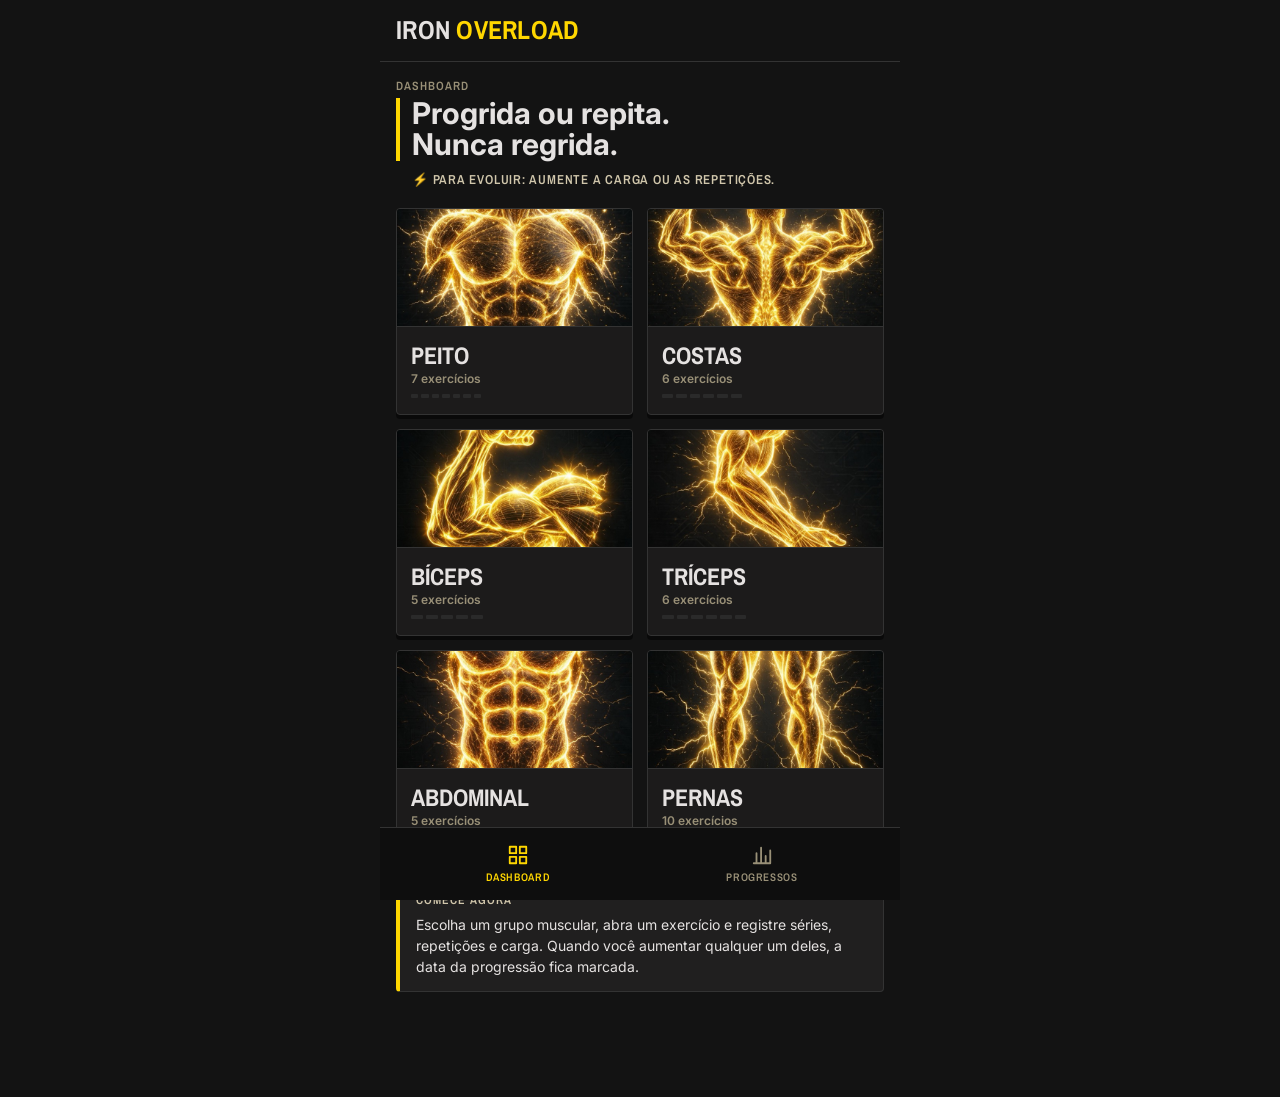
<file: index.html>
<!DOCTYPE html>
<html lang="pt-BR">
<head>
<meta charset="UTF-8">
<meta name="viewport" content="width=device-width, initial-scale=1.0, maximum-scale=1.0, user-scalable=no">
<title>Iron Overload — Progressão de Carga</title>
<meta name="description" content="Rastreador de sobrecarga progressiva: aumente a carga ou as repetições.">
<meta name="theme-color" content="#131313">
<link rel="manifest" href="manifest.json">
<link rel="icon" type="image/png" sizes="192x192" href="icons/icon-192.png?v=2">
<link rel="apple-touch-icon" href="icons/apple-touch-icon.png?v=2">
<link rel="apple-touch-icon" sizes="180x180" href="icons/apple-touch-icon.png?v=2">
<meta name="apple-mobile-web-app-capable" content="yes">
<meta name="mobile-web-app-capable" content="yes">
<meta name="apple-mobile-web-app-status-bar-style" content="black-translucent">
<meta name="apple-mobile-web-app-title" content="Iron Overload">
<link rel="preconnect" href="https://fonts.googleapis.com">
<link rel="preconnect" href="https://fonts.gstatic.com" crossorigin>
<link href="https://fonts.googleapis.com/css2?family=Archivo+Narrow:wght@600;700&family=Inter:wght@400;600;800&display=swap" rel="stylesheet">
<style>
  :root{
    --bg:#131313; --surface:#1c1b1b; --surface-2:#201f1f; --surface-3:#2a2a2a;
    --border:#333333; --text:#e5e2e1; --text-dim:#999077; --muted:#d0c6ab;
    --yellow:#ffd700; --yellow-dim:#e9c400; --green:#34f885; --red:#ff5b4d;
    --radius:4px;
  }
  *{box-sizing:border-box; margin:0; padding:0; -webkit-tap-highlight-color:transparent;}
  html,body{height:100%;}
  body{
    background:var(--bg); color:var(--text);
    font-family:'Inter',sans-serif; font-size:16px;
    max-width:520px; margin:0 auto;
    display:flex; flex-direction:column; min-height:100dvh;
  }
  h1,h2,h3,.uc{font-family:'Archivo Narrow',sans-serif; text-transform:uppercase; letter-spacing:.01em;}
  button{font-family:inherit; color:inherit; background:none; border:none; cursor:pointer;}
  input{font-family:'Inter',sans-serif;}

  /* ---------- Header ---------- */
  header{
    display:flex; align-items:center; gap:12px;
    padding:16px; border-bottom:1px solid var(--border);
    position:sticky; top:0; background:var(--bg); z-index:10;
  }
  header .back{
    width:40px; height:40px; display:none; align-items:center; justify-content:center;
    border:1px solid var(--border); border-radius:var(--radius); font-size:20px; color:var(--text);
  }
  header.has-back .back{display:flex;}
  header h1{font-size:26px; font-weight:700; flex:1; line-height:1.1;}
  header .logo-accent{color:var(--yellow);}

  main{flex:1; padding:16px; padding-bottom:32px;}

  .kicker{
    font-family:'Archivo Narrow',sans-serif; font-size:12px; font-weight:600;
    letter-spacing:.08em; text-transform:uppercase; color:var(--text-dim); margin-bottom:4px;
  }
  .page-title{
    font-size:30px; font-weight:700; margin-bottom:20px;
    border-left:4px solid var(--yellow); padding-left:12px; line-height:1.05;
  }
  .motto{
    display:flex; gap:8px; align-items:flex-start; color:var(--muted);
    font-family:'Archivo Narrow',sans-serif; font-size:13px; font-weight:600;
    letter-spacing:.06em; text-transform:uppercase; margin:-10px 0 20px 16px;
  }

  /* ---------- Grupos (home) ---------- */
  .grid{display:grid; grid-template-columns:1fr 1fr; gap:14px;}
  .group-card{
    background:var(--surface); border:1px solid var(--border); border-radius:var(--radius);
    box-shadow:0 4px 0 0 rgba(0,0,0,.5);
    padding:0; text-align:left; overflow:hidden;
    display:flex; flex-direction:column;
    transition:transform .06s;
  }
  .group-card:active{transform:translateY(2px); box-shadow:0 2px 0 0 rgba(0,0,0,.5);}
  .group-img{width:100%; height:118px; object-fit:cover; display:block; background:var(--surface-2); border-bottom:1px solid var(--border);}
  .group-card > svg{width:44px; height:44px; stroke:var(--yellow); margin:16px 14px 0;}
  .group-body{padding:12px 14px 16px;}
  .group-card .gname{font-family:'Archivo Narrow',sans-serif; font-size:24px; font-weight:700; text-transform:uppercase;}
  .group-card .gcount{font-size:12px; color:var(--text-dim); font-weight:600;}
  .seg-bar{display:flex; gap:3px; margin-top:8px;}
  .seg-bar i{height:4px; flex:1; background:var(--surface-3); border-radius:1px;}
  .seg-bar i.on{background:var(--yellow);}

  .banner{
    margin-top:20px; background:var(--surface-2); border:1px solid var(--border);
    border-left:4px solid var(--green); border-radius:var(--radius); padding:14px 16px;
  }
  .banner .kicker{color:var(--muted); margin-bottom:6px;}
  .banner p{font-size:14px; line-height:1.5; color:var(--text);}
  .banner b{color:var(--green);}
  .banner .when{color:var(--text-dim); font-size:12px; margin-top:4px; display:block;}

  /* ---------- Lista de exercícios ---------- */
  .ex-card{
    background:var(--surface); border:1px solid var(--border); border-radius:var(--radius);
    box-shadow:0 4px 0 0 rgba(0,0,0,.5); margin-bottom:14px; overflow:hidden;
    width:100%; text-align:left; display:block;
  }
  .ex-card:active{transform:translateY(1px);}
  .ex-main{display:flex; align-items:center; gap:14px; padding:14px;}
  .ex-icon{
    width:64px; height:64px; flex:none; border:1px solid var(--border); border-radius:var(--radius);
    background:var(--surface-2); display:flex; align-items:center; justify-content:center; overflow:hidden;
  }
  .ex-icon svg{width:32px; height:32px; stroke:var(--yellow);}
  .ex-icon img{width:100%; height:100%; object-fit:cover; display:block;}
  .ex-hero{
    width:100%; height:190px; object-fit:cover; border:1px solid var(--border);
    border-radius:var(--radius); box-shadow:0 4px 0 0 rgba(0,0,0,.5); margin-bottom:20px; background:var(--surface-2);
  }
  .ex-info{flex:1; min-width:0;}
  .ex-name{font-family:'Archivo Narrow',sans-serif; font-size:20px; font-weight:700; text-transform:uppercase; line-height:1.15;}
  .ex-last{font-size:12px; color:var(--text-dim); margin-top:3px; font-weight:600;}
  .ex-last b{color:var(--text); font-family:'Inter',sans-serif; font-size:16px; font-weight:800;}
  .ex-chev{color:var(--text-dim); font-size:20px;}
  .ex-foot{
    display:flex; justify-content:space-between; align-items:center;
    border-top:1px solid var(--border); background:var(--surface-2);
    padding:8px 14px; font-family:'Archivo Narrow',sans-serif; font-size:12px;
    font-weight:600; letter-spacing:.06em; text-transform:uppercase; color:var(--muted);
  }
  .ex-foot .go{color:var(--yellow);}
  .subhead{
    font-family:'Archivo Narrow',sans-serif; font-size:14px; font-weight:700;
    letter-spacing:.08em; text-transform:uppercase; color:var(--muted);
    margin:22px 0 12px; display:flex; align-items:center; gap:10px;
  }
  .subhead::after{content:''; flex:1; height:1px; background:var(--border);}

  .add-btn{
    width:100%; border:2px dashed var(--text-dim); border-radius:var(--radius);
    padding:16px; margin-top:6px; color:var(--muted);
    font-family:'Archivo Narrow',sans-serif; font-size:15px; font-weight:700;
    letter-spacing:.06em; text-transform:uppercase;
    display:flex; align-items:center; justify-content:center; gap:10px;
  }
  .add-btn:active{border-color:var(--yellow); color:var(--yellow);}

  /* ---------- Tela do exercício ---------- */
  .meta-row{display:grid; grid-template-columns:1fr 1fr; gap:12px; margin-bottom:20px;}
  .meta-box{background:var(--surface); border:1px solid var(--border); border-radius:var(--radius); padding:12px 14px;}
  .meta-box .kicker{margin-bottom:6px;}
  .meta-box .val{font-family:'Archivo Narrow',sans-serif; font-size:20px; font-weight:700; text-transform:uppercase;}

  table.log{width:100%; border-collapse:collapse; background:var(--surface); border:1px solid var(--border); border-radius:var(--radius); overflow:hidden;}
  .log-wrap{border-radius:var(--radius); overflow:hidden; box-shadow:0 4px 0 0 rgba(0,0,0,.5); border:1px solid var(--border);}
  table.log th{
    background:var(--surface-3); padding:10px 6px;
    font-family:'Archivo Narrow',sans-serif; font-size:11px; font-weight:600;
    letter-spacing:.07em; text-transform:uppercase; color:var(--muted); text-align:center;
  }
  table.log td{padding:12px 6px; border-top:1px solid var(--border); text-align:center; vertical-align:middle;}
  .num-input{
    width:100%; max-width:88px; background:#0e0e0e; border:2px solid var(--border); border-radius:var(--radius);
    color:var(--text); font-size:24px; font-weight:800; text-align:center; padding:10px 4px;
    letter-spacing:-.02em;
  }
  .num-input:focus{outline:none; border-color:var(--yellow);}
  .num-input.up{border-color:var(--green); color:var(--green); animation:pulse .5s;}
  @keyframes pulse{0%{box-shadow:0 0 0 0 rgba(52,248,133,.6);}100%{box-shadow:0 0 0 10px rgba(52,248,133,0);}}
  .date-tag{
    display:inline-block; background:var(--surface-3); border:1px solid var(--border);
    border-radius:999px; padding:5px 10px;
    font-family:'Archivo Narrow',sans-serif; font-size:11px; font-weight:600;
    letter-spacing:.05em; text-transform:uppercase; color:var(--muted); white-space:nowrap;
  }
  .date-tag.today{background:var(--green); border-color:var(--green); color:#00210b;}
  .date-tag.empty{color:var(--text-dim);}
  .row-del{color:var(--text-dim); font-size:16px; padding:6px;}
  .row-del:active{color:var(--red);}

  .hint{font-size:12px; color:var(--text-dim); margin:10px 2px 0; line-height:1.5;}
  .hint b{color:var(--green);}

  .cta{
    width:100%; margin-top:24px; background:var(--yellow); color:#131313;
    font-family:'Archivo Narrow',sans-serif; font-size:20px; font-weight:700;
    letter-spacing:.03em; text-transform:uppercase;
    padding:18px; border-radius:var(--radius); box-shadow:0 4px 0 0 rgba(0,0,0,.5);
  }
  .cta:active{transform:translateY(2px); box-shadow:0 2px 0 0 rgba(0,0,0,.5);}
  .cta.saved{background:var(--green);}

  .danger-link{
    display:block; margin:26px auto 0; color:var(--text-dim); font-size:12px;
    font-family:'Archivo Narrow',sans-serif; font-weight:600; letter-spacing:.06em; text-transform:uppercase;
  }
  .danger-link:active{color:var(--red);}

  /* ---------- Modal ---------- */
  .modal-bg{
    position:fixed; inset:0; background:rgba(0,0,0,.75); z-index:50;
    display:none; align-items:flex-end; justify-content:center;
  }
  .modal-bg.open{display:flex;}
  .modal{
    background:var(--surface-2); border:1px solid var(--border); border-bottom:none;
    border-radius:8px 8px 0 0; width:100%; max-width:520px; padding:20px 16px 28px;
  }
  .modal h3{font-size:20px; margin-bottom:16px;}
  .modal label{display:block; font-size:12px; color:var(--muted); margin:14px 0 6px;
    font-family:'Archivo Narrow',sans-serif; font-weight:600; letter-spacing:.06em; text-transform:uppercase;}
  .modal input[type=text]{
    width:100%; background:#0e0e0e; border:2px solid var(--border); border-radius:var(--radius);
    color:var(--text); font-size:18px; padding:12px; font-weight:600;
  }
  .modal input[type=text]:focus{outline:none; border-color:var(--yellow);}
  .icon-pick{display:grid; grid-template-columns:repeat(6,1fr); gap:8px;}
  .icon-pick button{
    aspect-ratio:1; border:2px solid var(--border); border-radius:var(--radius);
    background:var(--surface); display:flex; align-items:center; justify-content:center;
  }
  .icon-pick button.sel{border-color:var(--yellow); background:#2a2600;}
  .icon-pick svg{width:26px; height:26px; stroke:var(--muted);}
  .icon-pick button.sel svg{stroke:var(--yellow);}
  .modal .actions{display:flex; gap:10px; margin-top:22px;}
  .modal .actions .cta{margin-top:0; flex:1; font-size:16px; padding:14px;}
  .modal .cancel{
    flex:1; border:2px solid var(--border); border-radius:var(--radius); color:var(--muted);
    font-family:'Archivo Narrow',sans-serif; font-size:16px; font-weight:700; text-transform:uppercase;
  }

  /* ---------- Bottom nav ---------- */
  nav{
    position:sticky; bottom:0; background:#0e0e0e; border-top:1px solid var(--border);
    display:flex; padding:10px 16px calc(10px + env(safe-area-inset-bottom)); z-index:10;
  }
  nav button{
    flex:1; display:flex; flex-direction:column; align-items:center; gap:4px;
    color:var(--text-dim); font-family:'Archivo Narrow',sans-serif; font-size:11px;
    font-weight:600; letter-spacing:.06em; text-transform:uppercase; padding:6px 0;
  }
  nav button svg{width:22px; height:22px; stroke:currentColor;}
  nav button.active{color:var(--yellow);}

  /* ---------- Histórico ---------- */
  .hist-item{
    background:var(--surface); border:1px solid var(--border); border-radius:var(--radius);
    box-shadow:0 4px 0 0 rgba(0,0,0,.5); padding:14px; margin-bottom:12px;
    display:flex; align-items:center; gap:12px;
  }
  .hist-item .ex-icon{width:44px; height:44px;}
  .hist-item .ex-icon svg{width:26px; height:26px;}
  .hist-body{flex:1; min-width:0;}
  .hist-name{font-family:'Archivo Narrow',sans-serif; font-size:16px; font-weight:700; text-transform:uppercase;}
  .hist-delta{font-size:14px; font-weight:800; color:var(--green); margin-top:2px;}
  .hist-date{font-size:11px; color:var(--text-dim); white-space:nowrap; font-weight:600;}
  .empty-state{
    text-align:center; color:var(--text-dim); padding:60px 20px; font-size:14px; line-height:1.6;
  }
  .empty-state svg{width:44px; height:44px; stroke:var(--text-dim); margin-bottom:14px;}
</style>
</head>
<body>
  <header id="header"></header>
  <main id="main"></main>
  <nav id="nav"></nav>
  <div class="modal-bg" id="modalBg"><div class="modal" id="modal"></div></div>

<script>
/* =============== ÍCONES (SVG stroke 2pt, estilo wireframe) =============== */
const S = 'fill="none" stroke-width="2" stroke-linecap="round" stroke-linejoin="round" viewBox="0 0 24 24" stroke="currentColor"';
const ICONS = {
  barbell:   `<svg ${S}><path d="M3 9v6M6 7v10M18 7v10M21 9v6M6 12h12"/></svg>`,
  bench:     `<svg ${S}><path d="M4 15h16M6 15v4M18 15v4M8 15V9M16 15V9M5 9h14M2 6v6M22 6v6"/></svg>`,
  incline:   `<svg ${S}><path d="M4 18h16M6 18v-4l10-8M16 6l4 2M8 12l6 6M3 4v6M21 3v6"/></svg>`,
  decline:   `<svg ${S}><path d="M4 18h16M6 18v-6l10 4M4 8v6M20 13v6M9 6v5M15 9v5M8 6h2M14 9h2"/></svg>`,
  fly:       `<svg ${S}><path d="M12 6v12M12 9c-3-3-7-3-9-1 2 3 6 4 9 4M12 9c3-3 7-3 9-1-2 3-6 4-9 4"/></svg>`,
  cable:     `<svg ${S}><path d="M6 3v7M18 3v7M6 10l6 8 6-8M12 18v3M4 3h4M16 3h4"/></svg>`,
  pushup:    `<svg ${S}><circle cx="6" cy="8" r="2"/><path d="M8 10l8 3 5 2M8 10l-4 8M10 16l6-2M4 21h16"/></svg>`,
  pulldown:  `<svg ${S}><path d="M4 4h16M8 4v5l4 4 4-4V4M12 13v5M9 21h6"/></svg>`,
  row:       `<svg ${S}><circle cx="17" cy="6" r="2"/><path d="M15 8l-6 4H4M9 12l6 4 4 1M9 12v6"/></svg>`,
  pullup:    `<svg ${S}><path d="M3 3h18M7 3v4M17 3v4M9 7h6M12 7v6M9 17l3-4 3 4M10 21l2-4 2 4"/></svg>`,
  deadlift:  `<svg ${S}><path d="M2 16h20M4 13v6M20 13v6M7 16V8l5-4 5 4v8M12 4v6"/></svg>`,
  curl:      `<svg ${S}><path d="M8 21V11c0-3 2-5 4-5s4 2 4 5M16 11v4M6 6l2-2M8 4h3"/></svg>`,
  hammer:    `<svg ${S}><path d="M6 21V9M6 9c0-3 2-5 5-5M11 4h5v4h-5M11 8v4M6 15h5"/></svg>`,
  preacher:  `<svg ${S}><path d="M4 20h16M6 20v-8l6-6M12 6h6M15 6v8M12 14h6M9 11l6 3"/></svg>`,
  pushdown:  `<svg ${S}><path d="M5 3v6M19 3v6M5 9h14M12 9v8M8 13l4 4 4-4M3 3h4M17 3h4"/></svg>`,
  skull:     `<svg ${S}><path d="M4 17h16M6 17v3M18 17v3M6 17l4-8h4l4 8M14 9c2-2 2-5 0-6M10 9C8 7 8 4 10 3"/></svg>`,
  dip:       `<svg ${S}><path d="M4 6h5M15 6h5M6 6v14M18 6v14M9 10c1 2 5 2 6 0M12 11v5"/></svg>`,
  kickback:  `<svg ${S}><circle cx="6" cy="6" r="2"/><path d="M8 8l4 3 7-2M12 11l2 6M14 17h3M8 8l-2 7"/></svg>`,
  crunch:    `<svg ${S}><circle cx="7" cy="9" r="2"/><path d="M9 10c2 0 4 2 4 4l6 3M13 14l-3 5M3 21h18"/></svg>`,
  legraise:  `<svg ${S}><circle cx="6" cy="6" r="2"/><path d="M6 8v13M6 12h4l8-6M6 16h6M3 21h6"/></svg>`,
  plank:     `<svg ${S}><circle cx="5" cy="10" r="2"/><path d="M7 11l10 1 4 1M11 12l-1 6M17 12v6M3 21h18"/></svg>`,
  oblique:   `<svg ${S}><circle cx="12" cy="5" r="2"/><path d="M12 7v7M12 10l-5 3M12 10l5 3M12 14l-3 6M12 14l3 6"/></svg>`,
  squat:     `<svg ${S}><path d="M4 5h16M6 5v3M18 5v3M12 5v3M9 8h6l1 5-2 3v4M9 8l-1 5 2 3v4"/></svg>`,
  legpress:  `<svg ${S}><path d="M3 20L14 5M14 5h6v6M6 20l6-7M12 13l4 3M4 21h16"/></svg>`,
  extension: `<svg ${S}><path d="M8 4v8M8 12l7 2M15 14l4-6M8 4H5M8 8H5M15 14l1 6"/></svg>`,
  lunge:     `<svg ${S}><circle cx="12" cy="4" r="2"/><path d="M12 6v6M12 12l-5 4v5M12 12l5 2 1 7M3 21h18"/></svg>`,
  hack:      `<svg ${S}><path d="M4 19L15 4M15 4h5v5M7 19l5-6M12 13l5 4M3 20h18"/></svg>`,
  legcurl:   `<svg ${S}><path d="M3 12h11M14 12c4 0 6 2 6 5M20 17h-6M3 12v8M3 16h5"/></svg>`,
  stiff:     `<svg ${S}><path d="M2 18h20M4 15v6M20 15v6M7 18V10M17 18V10M7 10c3-4 7-4 10 0M12 7V4"/></svg>`,
  hipthrust: `<svg ${S}><path d="M3 19h18M5 19v-5M12 14a3 3 0 006 0M5 14h13M8 14v-4M8 10h4"/></svg>`,
  calf:      `<svg ${S}><path d="M9 3v6c0 3 2 4 3 6s1 4 0 6M15 3v6c0 2-1 3-2 4M6 21h9"/></svg>`,
  machine:   `<svg ${S}><rect x="4" y="4" width="16" height="16" rx="1"/><path d="M8 8v8M16 8v8M8 12h8"/></svg>`,
  dumbbell:  `<svg ${S}><path d="M7 8v8M4 9.5v5M17 8v8M20 9.5v5M7 12h10"/></svg>`,
};

/* Retorna o HTML do "desenho" do exercício: imagem gerada para os exercícios
   padrão; ícone SVG (com fallback) para exercícios personalizados do usuário. */
function exIconHTML(ex){
  const svg = ICONS[ex.icon] || ICONS.dumbbell;
  if(ex && ex.custom === false){
    return `<img src="images/${ex.id}.jpg" alt="" loading="lazy" data-icon="${ex.icon}" onerror="imgFallback(this)">`;
  }
  return svg;
}
window.imgFallback = el => { el.outerHTML = ICONS[el.dataset.icon] || ICONS.dumbbell; };

/* =============== EXERCÍCIOS PADRÃO (os mais comuns por grupo) =============== */
const GROUPS = [
  {id:'peito', name:'Peito', icon:'bench'},
  {id:'costas', name:'Costas', icon:'row'},
  {id:'biceps', name:'Bíceps', icon:'curl'},
  {id:'triceps', name:'Tríceps', icon:'pushdown'},
  {id:'abdominal', name:'Abdominal', icon:'crunch'},
  {id:'pernas', name:'Pernas', icon:'squat'},
];

const DEFAULT_EXERCISES = {
  peito: [
    {name:'Supino Reto', icon:'bench'},
    {name:'Supino Inclinado', icon:'incline'},
    {name:'Supino Declinado', icon:'decline'},
    {name:'Voador (Peck Deck)', icon:'fly'},
    {name:'Crucifixo com Halteres', icon:'dumbbell'},
    {name:'Crossover (Polia)', icon:'cable'},
    {name:'Flexão de Braços', icon:'pushup'},
  ],
  costas: [
    {name:'Puxada Alta (Pulldown)', icon:'pulldown'},
    {name:'Remada Curvada', icon:'barbell'},
    {name:'Remada Baixa (Polia)', icon:'cable'},
    {name:'Remada Unilateral (Serrote)', icon:'row'},
    {name:'Barra Fixa', icon:'pullup'},
    {name:'Levantamento Terra', icon:'deadlift'},
  ],
  biceps: [
    {name:'Rosca Direta', icon:'barbell'},
    {name:'Rosca Alternada', icon:'curl'},
    {name:'Rosca Martelo', icon:'hammer'},
    {name:'Rosca Scott', icon:'preacher'},
    {name:'Rosca Concentrada', icon:'dumbbell'},
  ],
  triceps: [
    {name:'Tríceps na Polia (Pulley)', icon:'pushdown'},
    {name:'Tríceps Testa', icon:'skull'},
    {name:'Tríceps Francês', icon:'dumbbell'},
    {name:'Mergulho (Paralelas)', icon:'dip'},
    {name:'Supino Fechado', icon:'bench'},
    {name:'Tríceps Coice', icon:'kickback'},
  ],
  abdominal: [
    {name:'Abdominal Supra (Crunch)', icon:'crunch'},
    {name:'Abdominal Infra (Elev. Pernas)', icon:'legraise'},
    {name:'Prancha', icon:'plank'},
    {name:'Abdominal Oblíquo', icon:'oblique'},
    {name:'Abdominal na Máquina', icon:'machine'},
  ],
  pernas: [
    {name:'Agachamento Livre', icon:'squat', sub:'quad'},
    {name:'Leg Press', icon:'legpress', sub:'quad'},
    {name:'Cadeira Extensora', icon:'extension', sub:'quad'},
    {name:'Afundo (Avanço)', icon:'lunge', sub:'quad'},
    {name:'Agachamento Hack', icon:'hack', sub:'quad'},
    {name:'Cadeira / Mesa Flexora', icon:'legcurl', sub:'post'},
    {name:'Stiff', icon:'stiff', sub:'post'},
    {name:'Terra Romeno', icon:'deadlift', sub:'post'},
    {name:'Elevação Pélvica', icon:'hipthrust', sub:'post'},
    {name:'Panturrilha em Pé', icon:'calf', sub:'post'},
  ],
};

/* =============== ESTADO / PERSISTÊNCIA =============== */
const STORE_KEY = 'iron-overload-v1';
let state = null;

function newRow(){ return {series:'', reps:'', carga:'', lastInc:null}; }

function freshState(){
  const ex = {};
  for(const g of GROUPS){
    ex[g.id] = DEFAULT_EXERCISES[g.id].map((e,i)=>({
      id: g.id+'-'+i, name:e.name, icon:e.icon, sub:e.sub||null, custom:false,
      rows:[newRow()],
    }));
  }
  return {exercises:ex, log:[], nextId:1000};
}

function load(){
  try{
    const raw = localStorage.getItem(STORE_KEY);
    state = raw ? JSON.parse(raw) : freshState();
  }catch(e){ state = freshState(); }
}
function save(){ localStorage.setItem(STORE_KEY, JSON.stringify(state)); }

/* =============== DATAS =============== */
const MESES = ['JAN','FEV','MAR','ABR','MAI','JUN','JUL','AGO','SET','OUT','NOV','DEZ'];
function todayISO(){ return new Date().toISOString().slice(0,10); }
function fmtDate(iso){
  if(!iso) return '—';
  if(iso === todayISO()) return 'HOJE!';
  const [y,m,d] = iso.split('-');
  return `${d} ${MESES[+m-1]}` + (String(new Date().getFullYear())!==y ? ' '+y.slice(2) : '');
}

/* =============== NAVEGAÇÃO =============== */
let view = {page:'home'}; // {page:'home'|'group'|'exercise'|'history', groupId, exId}

function go(v){ view = v; render(); window.scrollTo(0,0); }

/* =============== RENDER =============== */
const $ = id => document.getElementById(id);

function render(){
  renderNav();
  if(view.page==='home') renderHome();
  else if(view.page==='group') renderGroup(view.groupId);
  else if(view.page==='exercise') renderExercise(view.groupId, view.exId);
  else if(view.page==='history') renderHistory();
}

function header(title, backTo){
  const h = $('header');
  h.className = backTo ? 'has-back' : '';
  h.innerHTML = `
    ${backTo ? `<button class="back" id="backBtn">←</button>` : ''}
    <h1>${title}</h1>`;
  if(backTo) $('backBtn').onclick = ()=>go(backTo);
}

function renderNav(){
  const items = [
    {id:'home', label:'Dashboard', icon:`<svg ${S}><rect x="3" y="3" width="7" height="7"/><rect x="14" y="3" width="7" height="7"/><rect x="3" y="14" width="7" height="7"/><rect x="14" y="14" width="7" height="7"/></svg>`},
    {id:'history', label:'Progressos', icon:`<svg ${S}><path d="M3 21h18M6 21V10M11 21V4M16 21v-8M21 21V7"/></svg>`},
  ];
  $('nav').innerHTML = items.map(i=>{
    const active = (view.page===i.id) || (i.id==='home' && view.page!=='history');
    return `<button data-nav="${i.id}" class="${active?'active':''}">${i.icon}${i.label}</button>`;
  }).join('');
  $('nav').querySelectorAll('button').forEach(b=>{
    b.onclick = ()=>go({page:b.dataset.nav});
  });
}

/* ---------- HOME ---------- */
function groupProgress(gid){
  // segmentos: quantos exercícios do grupo tiveram progressão nos últimos 30 dias
  const exs = state.exercises[gid];
  const cutoff = Date.now() - 30*864e5;
  const withProg = exs.filter(e=>e.rows.some(r=>r.lastInc && new Date(r.lastInc).getTime()>cutoff)).length;
  return {total: exs.length, on: withProg};
}

function renderHome(){
  header(`IRON <span class="logo-accent">OVERLOAD</span>`);
  const lastLog = state.log[0];
  $('main').innerHTML = `
    <div class="kicker">Dashboard</div>
    <div class="page-title">Progrida ou repita.<br>Nunca regrida.</div>
    <div class="motto">⚡ Para evoluir: aumente a carga ou as repetições.</div>
    <div class="grid">
      ${GROUPS.map(g=>{
        const p = groupProgress(g.id);
        const segs = Array.from({length:Math.max(p.total,1)},(_,i)=>`<i class="${i<p.on?'on':''}"></i>`).join('');
        return `
        <button class="group-card" data-g="${g.id}">
          <img class="group-img" src="images/group-${g.id}.jpg" alt="${g.name}" loading="lazy" data-icon="${g.icon}" onerror="imgFallback(this)">
          <div class="group-body">
            <div class="gname">${g.name}</div>
            <div class="gcount">${p.total} exercícios</div>
            <div class="seg-bar">${segs}</div>
          </div>
        </button>`;
      }).join('')}
    </div>
    ${lastLog ? `
    <div class="banner">
      <div class="kicker">Recorde recente</div>
      <p>Você aumentou <b>${lastLog.what}</b> no <b>${lastLog.exName}</b>${lastLog.delta?` (<b>${lastLog.delta}</b>)`:''}.</p>
      <span class="when">${fmtDate(lastLog.date)}</span>
    </div>` : `
    <div class="banner" style="border-left-color:var(--yellow)">
      <div class="kicker">Comece agora</div>
      <p>Escolha um grupo muscular, abra um exercício e registre séries, repetições e carga. Quando você aumentar qualquer um deles, a data da progressão fica marcada.</p>
    </div>`}
  `;
  $('main').querySelectorAll('[data-g]').forEach(b=>{
    b.onclick = ()=>go({page:'group', groupId:b.dataset.g});
  });
}

/* ---------- GRUPO ---------- */
function bestCarga(ex){
  const vals = ex.rows.map(r=>parseFloat(r.carga)).filter(v=>!isNaN(v));
  return vals.length ? Math.max(...vals) : null;
}
function lastIncOf(ex){
  const ds = ex.rows.map(r=>r.lastInc).filter(Boolean).sort();
  return ds.length ? ds[ds.length-1] : null;
}

function exCardHTML(ex){
  const carga = bestCarga(ex);
  const li = lastIncOf(ex);
  return `
  <button class="ex-card" data-ex="${ex.id}">
    <div class="ex-main">
      <div class="ex-icon">${exIconHTML(ex)}</div>
      <div class="ex-info">
        <div class="ex-name">${ex.name}</div>
        <div class="ex-last">${carga!==null ? `<b>${carga}</b> KG · ÚLTIMA CARGA` : 'SEM REGISTRO AINDA'}</div>
      </div>
      <div class="ex-chev">›</div>
    </div>
    <div class="ex-foot">
      <span>Última progressão: ${li?fmtDate(li):'—'}</span>
      <span class="go">Abrir ›</span>
    </div>
  </button>`;
}

function renderGroup(gid){
  const g = GROUPS.find(x=>x.id===gid);
  header(`Treino de ${g.name}`, {page:'home'});
  const exs = state.exercises[gid];
  let body;
  if(gid==='pernas'){
    const quad = exs.filter(e=>e.sub!=='post');
    const post = exs.filter(e=>e.sub==='post');
    body = `
      <div class="subhead">Quadríceps</div>
      ${quad.map(exCardHTML).join('')}
      <div class="subhead">Posterior</div>
      ${post.map(exCardHTML).join('')}`;
  } else {
    body = exs.map(exCardHTML).join('');
  }
  $('main').innerHTML = `
    <div class="kicker">Grupo muscular</div>
    <div class="page-title">${g.name}</div>
    ${body}
    <button class="add-btn" id="addEx">⊕ Adicionar exercício</button>
  `;
  $('main').querySelectorAll('[data-ex]').forEach(b=>{
    b.onclick = ()=>go({page:'exercise', groupId:gid, exId:b.dataset.ex});
  });
  $('addEx').onclick = ()=>openAddModal(gid);
}

/* ---------- EXERCÍCIO ---------- */
function renderExercise(gid, exId){
  const g = GROUPS.find(x=>x.id===gid);
  const ex = state.exercises[gid].find(e=>e.id===exId);
  if(!ex){ go({page:'group', groupId:gid}); return; }
  header(ex.name, {page:'group', groupId:gid});

  $('main').innerHTML = `
    <div class="kicker">Registro de progresso</div>
    <div class="page-title">${ex.name}</div>
    <div class="motto">⚡ Foque na progressão: aumente carga ou repetições!</div>
    ${ex.custom===false ? `<img class="ex-hero" src="images/${ex.id}.jpg" alt="${ex.name}" data-icon="${ex.icon}" onerror="this.style.display='none'">` : ''}
    <div class="meta-row">
      <div class="meta-box"><div class="kicker">Grupo muscular</div><div class="val">${g.name}${ex.sub ? (ex.sub==='post'?' · Posterior':' · Quadríceps'):''}</div></div>
      <div class="meta-box"><div class="kicker">Última progressão</div><div class="val" style="color:${lastIncOf(ex)===todayISO()?'var(--green)':'inherit'}">${lastIncOf(ex)?fmtDate(lastIncOf(ex)):'—'}</div></div>
    </div>

    <div class="log-wrap"><table class="log">
      <thead><tr><th>#</th><th>Séries</th><th>Reps</th><th>Carga (kg)</th><th>Último aumento</th><th></th></tr></thead>
      <tbody>
        ${ex.rows.map((r,i)=>`
        <tr>
          <td style="font-family:'Archivo Narrow';font-weight:700;color:var(--text-dim)">${String(i+1).padStart(2,'0')}</td>
          <td><input class="num-input" inputmode="decimal" data-f="series" data-i="${i}" value="${r.series}" placeholder="–"></td>
          <td><input class="num-input" inputmode="decimal" data-f="reps" data-i="${i}" value="${r.reps}" placeholder="–"></td>
          <td><input class="num-input" inputmode="decimal" data-f="carga" data-i="${i}" value="${r.carga}" placeholder="–"></td>
          <td><span class="date-tag ${r.lastInc===todayISO()?'today':(r.lastInc?'':'empty')}" id="tag-${i}">${fmtDate(r.lastInc)}</span></td>
          <td>${ex.rows.length>1?`<button class="row-del" data-del="${i}" title="Remover linha">✕</button>`:''}</td>
        </tr>`).join('')}
      </tbody>
    </table></div>
    <p class="hint">Edite os valores e toque em <b>salvar</b>. Se séries, repetições ou carga <b>aumentarem</b>, a data do último aumento vira <b>HOJE</b> e fica verde.</p>

    <button class="add-btn" id="addRow" style="margin-top:16px">⊕ Adicionar linha</button>
    <button class="cta" id="saveBtn">✓ Salvar registro</button>
    ${ex.custom?`<button class="danger-link" id="delEx">Excluir este exercício</button>`:''}
  `;

  $('addRow').onclick = ()=>{
    commitInputs(ex, false);
    ex.rows.push(newRow());
    save(); renderExercise(gid, exId);
  };

  $('main').querySelectorAll('[data-del]').forEach(b=>{
    b.onclick = ()=>{
      if(confirm('Remover esta linha?')){
        commitInputs(ex, false);
        ex.rows.splice(+b.dataset.del,1);
        save(); renderExercise(gid, exId);
      }
    };
  });

  $('saveBtn').onclick = ()=>{
    const progressed = commitInputs(ex, true);
    save();
    const btn = $('saveBtn');
    btn.classList.add('saved');
    btn.textContent = progressed ? '🏆 Progressão registrada!' : '✓ Salvo!';
    setTimeout(()=>renderExercise(gid, exId), 900);
  };

  if(ex.custom){
    $('delEx').onclick = ()=>{
      if(confirm(`Excluir "${ex.name}"? Os registros serão perdidos.`)){
        const arr = state.exercises[gid];
        arr.splice(arr.findIndex(e=>e.id===exId),1);
        save(); go({page:'group', groupId:gid});
      }
    };
  }
}

/* Lê os inputs da tela para o estado; se track=true, detecta aumento e registra progressão */
function commitInputs(ex, track){
  let progressed = false;
  const FIELD_LABEL = {series:'as séries', reps:'as repetições', carga:'a carga'};
  document.querySelectorAll('.num-input').forEach(inp=>{
    const i = +inp.dataset.i, f = inp.dataset.f;
    const row = ex.rows[i];
    if(!row) return;
    const oldV = parseFloat(row.carga && f==='carga' ? row[f] : row[f]);
    const oldNum = parseFloat(row[f]);
    const newRaw = inp.value.trim().replace(',','.');
    const newNum = parseFloat(newRaw);
    if(track && !isNaN(newNum) && !isNaN(oldNum) && newNum > oldNum){
      row.lastInc = todayISO();
      progressed = true;
      const delta = f==='carga' ? `+${+(newNum-oldNum).toFixed(1)}kg` : `+${+(newNum-oldNum).toFixed(0)}`;
      state.log.unshift({date:todayISO(), exName:ex.name, what:FIELD_LABEL[f], delta, newVal:newRaw, field:f, exId:ex.id, exIcon:ex.icon, custom:ex.custom});
      if(state.log.length>50) state.log.length = 50;
      inp.classList.add('up');
    }
    row[f] = isNaN(newNum) ? '' : String(newNum);
  });
  return progressed;
}

/* ---------- HISTÓRICO ---------- */
function renderHistory(){
  header('Sua Evolução', {page:'home'});
  const total = state.log.length;
  $('main').innerHTML = `
    <div class="kicker">Histórico</div>
    <div class="page-title">Progressões</div>
    <div class="meta-row">
      <div class="meta-box"><div class="kicker">Progressões registradas</div><div class="val" style="font-size:32px">${total}</div></div>
      <div class="meta-box" style="border-left:3px solid var(--green)"><div class="kicker">Última</div><div class="val" style="color:var(--green)">${total?fmtDate(state.log[0].date):'—'}</div></div>
    </div>
    ${total ? state.log.map(l=>`
      <div class="hist-item">
        <div class="ex-icon">${l.custom===false && l.exId ? `<img src="images/${l.exId}.jpg" alt="" loading="lazy" data-icon="${l.exIcon||'barbell'}" onerror="imgFallback(this)">` : (ICONS[l.exIcon]||ICONS.barbell)}</div>
        <div class="hist-body">
          <div class="hist-name">${l.exName}</div>
          <div class="hist-delta">${l.delta} em ${l.what.replace('as ','').replace('a ','')} → ${l.newVal}${l.field==='carga'?'kg':''}</div>
        </div>
        <div class="hist-date">${fmtDate(l.date)}</div>
      </div>`).join('')
    : `<div class="empty-state">
        ${ICONS.barbell}
        <div>Nenhuma progressão ainda.<br>Aumente uma carga ou repetição e ela aparece aqui.</div>
      </div>`}
  `;
}

/* ---------- MODAL: ADICIONAR EXERCÍCIO ---------- */
function openAddModal(gid){
  const g = GROUPS.find(x=>x.id===gid);
  let selIcon = 'dumbbell';
  const iconKeys = Object.keys(ICONS);
  $('modal').innerHTML = `
    <h3>Novo exercício — ${g.name}</h3>
    <label>Nome do exercício</label>
    <input type="text" id="newName" placeholder="Ex.: Supino com halteres" maxlength="40">
    ${gid==='pernas' ? `
      <label>Região</label>
      <div style="display:flex;gap:8px">
        <button class="cancel" id="subQuad" style="padding:10px;border-color:var(--yellow);color:var(--yellow)">Quadríceps</button>
        <button class="cancel" id="subPost" style="padding:10px">Posterior</button>
      </div>`:''}
    <label>Ícone</label>
    <div class="icon-pick" id="iconPick">
      ${iconKeys.map(k=>`<button data-ic="${k}" class="${k===selIcon?'sel':''}">${ICONS[k]}</button>`).join('')}
    </div>
    <div class="actions">
      <button class="cancel" id="mCancel">Cancelar</button>
      <button class="cta" id="mSave">Adicionar</button>
    </div>
  `;
  $('modalBg').classList.add('open');
  let sub = 'quad';
  if(gid==='pernas'){
    const q=$('subQuad'), p=$('subPost');
    const paint=()=>{ q.style.borderColor=sub==='quad'?'var(--yellow)':'var(--border)'; q.style.color=sub==='quad'?'var(--yellow)':'var(--muted)';
                      p.style.borderColor=sub==='post'?'var(--yellow)':'var(--border)'; p.style.color=sub==='post'?'var(--yellow)':'var(--muted)';};
    q.onclick=()=>{sub='quad';paint();}; p.onclick=()=>{sub='post';paint();};
  }
  $('iconPick').querySelectorAll('button').forEach(b=>{
    b.onclick = ()=>{
      selIcon = b.dataset.ic;
      $('iconPick').querySelectorAll('button').forEach(x=>x.classList.toggle('sel', x===b));
    };
  });
  $('mCancel').onclick = closeModal;
  $('modalBg').onclick = e=>{ if(e.target===$('modalBg')) closeModal(); };
  $('mSave').onclick = ()=>{
    const name = $('newName').value.trim();
    if(!name){ $('newName').focus(); return; }
    state.exercises[gid].push({
      id:'c'+(state.nextId++), name, icon:selIcon,
      sub: gid==='pernas'?sub:null, custom:true, rows:[newRow()],
    });
    save(); closeModal(); renderGroup(gid);
  };
  setTimeout(()=>$('newName').focus(), 50);
}
function closeModal(){ $('modalBg').classList.remove('open'); }

/* =============== INIT =============== */
load();
render();

/* =============== PWA: service worker (só funciona via http/https) =============== */
if('serviceWorker' in navigator && location.protocol.startsWith('http')){
  navigator.serviceWorker.register('sw.js').catch(()=>{});
}
</script>
</body>
</html>
</file>
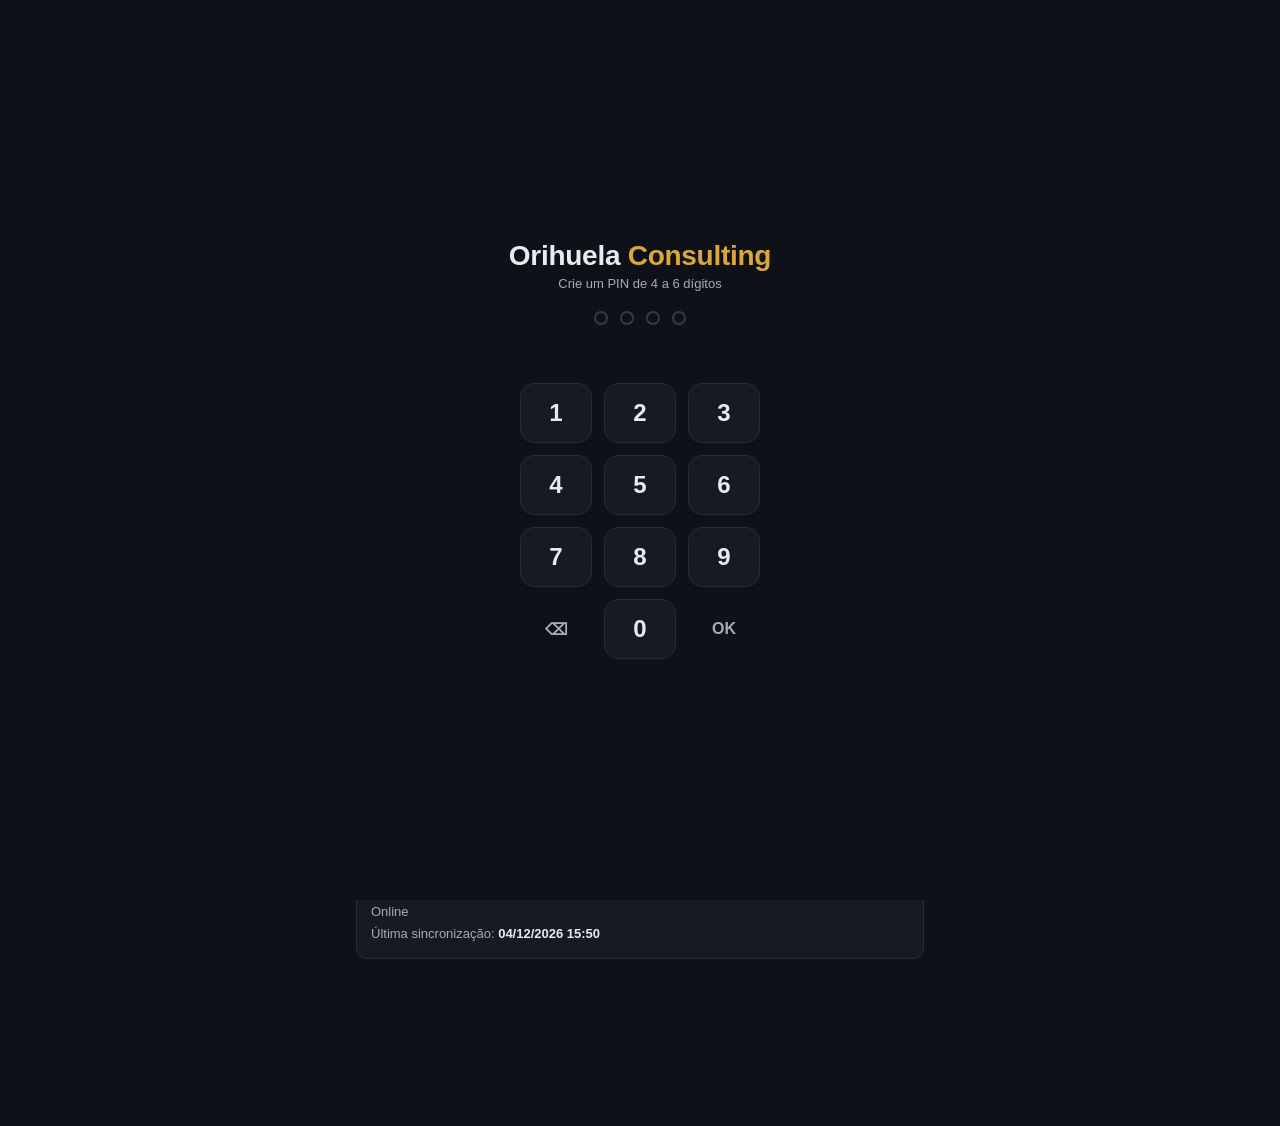
<file: orihuela/index.html>
<!DOCTYPE html>
<html lang="pt-BR">
<head>
<meta charset="UTF-8">
<meta name="viewport" content="width=device-width, initial-scale=1.0, viewport-fit=cover">
<title>Orihuela Consulting</title>
<meta name="description" content="Carteiras dos clientes: cotações, posições, track record e operações.">
<meta name="theme-color" content="#0e1117">
<link rel="manifest" href="manifest.json">
<link rel="icon" type="image/png" sizes="192x192" href="icons/icon-192.png?v=2">
<link rel="apple-touch-icon" href="icons/apple-touch-icon.png?v=2">
<link rel="apple-touch-icon" sizes="180x180" href="icons/apple-touch-icon.png?v=2">
<meta name="apple-mobile-web-app-capable" content="yes">
<meta name="mobile-web-app-capable" content="yes">
<meta name="apple-mobile-web-app-status-bar-style" content="black-translucent">
<meta name="apple-mobile-web-app-title" content="Orihuela">
<link rel="stylesheet" href="styles.css">
</head>
<body>
<header id="header">
  <h1 id="title">Orihuela Consulting</h1>
  <span id="subtitle" class="hdr-sub"></span>
</header>
<main id="view"></main>
<div id="actionbar" class="actionbar hidden"></div>
<nav id="tabbar" class="tabbar" aria-label="Navegação principal"></nav>
<div id="modal-root"></div>
<div id="toast-root"></div>
<div id="lock-root"></div>
<noscript>Este aplicativo precisa de JavaScript.</noscript>
<script src="core.js"></script>
<script src="vision.js"></script>
<script src="app.js"></script>
</body>
</html>
</file>
<file: orihuela/styles.css>
:root{
  --bg:#0e1117; --surface:#161a22; --surface-2:#1c212b; --surface-3:#242a36;
  --border:#262c38; --border-2:#333b49;
  --text:#e8eaf0; --text-2:#a3abbd; --muted:#6f7889;
  --accent:#d9a73a; --accent-dim:#a77f24;
  --green:#3ddc84; --red:#ff6b6b; --blue:#3987e5; --aqua:#2bb383;
  --radius:10px; --radius-sm:6px;
  --safe-b:env(safe-area-inset-bottom,0px);
  --safe-t:env(safe-area-inset-top,0px);
  --tabbar-h:60px;      /* altura da barra de abas, sem a safe area */
  --actionbar-h:0px;    /* medido em tempo de execução quando há barra de ação */
  color-scheme:dark;
}
*{box-sizing:border-box;margin:0;padding:0;-webkit-tap-highlight-color:transparent}
html,body{height:100%}
body{
  background:var(--bg);color:var(--text);
  font-family:-apple-system,BlinkMacSystemFont,"Segoe UI",Roboto,Inter,"Helvetica Neue",Arial,sans-serif;
  font-size:15px;line-height:1.4;
  max-width:600px;margin:0 auto;min-height:100dvh;display:flex;flex-direction:column;
  overscroll-behavior-y:contain;
}
button{font-family:inherit;font-size:inherit;color:inherit;background:none;border:none;cursor:pointer}
input,select,textarea{font-family:inherit;font-size:16px;color:var(--text);background:var(--surface-2);border:1px solid var(--border-2);border-radius:var(--radius-sm);padding:10px 12px;width:100%;outline:none}
input:focus,select:focus,textarea:focus{border-color:var(--accent)}
input::placeholder{color:var(--muted)}
a{color:var(--accent)}
.num{font-variant-numeric:tabular-nums}
.pos{color:var(--green)}
.neg{color:var(--red)}
.dim{color:var(--text-2)}
.muted{color:var(--muted)}
.small{font-size:12px}
.hidden{display:none!important}

/* ---------- header (apenas informativo: nada clicável no topo) ---------- */
header{
  display:flex;align-items:baseline;gap:10px;padding:12px 16px;
  border-bottom:1px solid var(--border);position:sticky;top:0;background:var(--bg);z-index:20;
}
header h1{font-size:19px;font-weight:700;line-height:1.2;overflow:hidden;text-overflow:ellipsis;white-space:nowrap}
header .hdr-sub{font-size:12px;color:var(--muted);white-space:nowrap;overflow:hidden;text-overflow:ellipsis}

main{flex:1;padding:16px 16px calc(24px + var(--tabbar-h) + var(--actionbar-h) + var(--safe-b))}

/* ---------- barra de abas (zona do polegar) ---------- */
.tabbar{
  position:fixed;bottom:var(--kb,0px);left:50%;transform:translateX(-50%);
  width:100%;max-width:600px;z-index:30;
  display:flex;align-items:stretch;
  background:rgba(14,17,23,.94);backdrop-filter:blur(12px);
  border-top:1px solid var(--border);
  padding-bottom:var(--safe-b);
}
.tabbar button{
  flex:1;min-width:0;display:flex;flex-direction:column;align-items:center;justify-content:center;gap:3px;
  height:var(--tabbar-h);color:var(--muted);font-size:10px;font-weight:600;letter-spacing:.01em;
  position:relative;
}
.tabbar button svg{width:24px;height:24px;stroke:currentColor;fill:none;stroke-width:1.9;stroke-linecap:round;stroke-linejoin:round}
.tabbar button span{white-space:nowrap;overflow:hidden;text-overflow:ellipsis;max-width:100%}
.tabbar button.on{color:var(--accent)}
.tabbar button:active{background:var(--surface-2)}
.tabbar button .dot{position:absolute;top:8px;right:50%;margin-right:-16px;width:7px;height:7px;border-radius:50%;background:var(--accent)}

/* ---------- barra de ação (acima das abas) ---------- */
.actionbar{
  position:fixed;left:50%;transform:translateX(-50%);
  bottom:calc(var(--kb,0px) + var(--tabbar-h) + var(--safe-b));
  width:100%;max-width:600px;z-index:29;
  background:var(--bg);border-top:1px solid var(--border);
  padding:10px 16px;
}
.actionbar .row{display:flex;gap:8px;align-items:center}
.actionbar .row + .row{margin-top:8px}
.actionbar .btn{min-height:48px;font-size:15px}
.actionbar .grow{flex:1}
.actionbar input[type=date]{width:auto;flex:1;padding:10px}
.actionbar .field.inline{margin:0}
/* Teclado aberto no iPhone: as abas saem de cena e a barra de ação encosta no teclado. */
body.kb-open .tabbar{transform:translate(-50%,130%)}
body.kb-open .actionbar{bottom:var(--kb,0px)}

/* ---------- blocos ---------- */
.card{background:var(--surface);border:1px solid var(--border);border-radius:var(--radius);padding:14px;margin-bottom:14px}
.card.tight{padding:0;overflow:hidden}
.card h2{font-size:13px;font-weight:600;letter-spacing:.06em;text-transform:uppercase;color:var(--text-2);margin-bottom:10px}
.card-head{display:flex;align-items:center;justify-content:space-between;gap:8px;margin-bottom:10px}
.card-head h2{margin:0}
.brand{padding:8px 0 18px}
.brand .name{font-size:28px;font-weight:800;letter-spacing:-.01em;line-height:1.1}
.brand .name span{color:var(--accent)}
.brand .sub{color:var(--text-2);font-size:13px;margin-top:4px}

.nav-grid{display:grid;grid-template-columns:1fr;gap:12px;margin-bottom:14px}
.nav-card{
  display:flex;align-items:center;gap:14px;background:var(--surface);border:1px solid var(--border);
  border-radius:var(--radius);padding:16px;text-align:left;width:100%;transition:transform .06s;
}
.nav-card:active{transform:scale(.99)}
.nav-card .ico{width:44px;height:44px;border-radius:10px;background:var(--surface-3);display:flex;align-items:center;justify-content:center;flex:none;font-size:20px}
.nav-card .ttl{font-size:17px;font-weight:700}
.nav-card .desc{color:var(--text-2);font-size:13px;margin-top:2px}
.nav-card .chev{margin-left:auto;color:var(--muted);font-size:22px}

.status-line{display:flex;flex-wrap:wrap;gap:6px 14px;color:var(--text-2);font-size:13px}
.status-line b{color:var(--text);font-weight:600}

/* ---------- botões ---------- */
.btn{
  display:inline-flex;align-items:center;justify-content:center;gap:6px;
  padding:10px 14px;min-height:44px;border-radius:var(--radius-sm);border:1px solid var(--border-2);
  background:var(--surface-2);font-weight:600;font-size:14px;line-height:1;white-space:nowrap;
}
.btn:active{transform:translateY(1px)}
.btn.primary{background:var(--accent);border-color:var(--accent);color:#1a1300}
.btn.danger{background:transparent;border-color:#5a2c2c;color:var(--red)}
.btn.ghost{background:transparent}
.btn.sm{padding:8px 10px;min-height:38px;font-size:13px}
.btn.block{width:100%}
.btn[disabled]{opacity:.5;pointer-events:none}
.btn-row{display:flex;gap:8px;flex-wrap:wrap;margin-bottom:14px}
.btn-row .btn{flex:1}

.chips{display:flex;gap:6px;flex-wrap:wrap}
.chip{padding:6px 11px;border-radius:999px;border:1px solid var(--border-2);font-size:13px;font-weight:600;color:var(--text-2);display:inline-flex;align-items:center;gap:6px}
.chip.on{background:var(--surface-3);color:var(--text);border-color:var(--text-2)}
.chip .key{width:14px;height:3px;border-radius:2px;display:inline-block}

/* ---------- listas ---------- */
.list{display:flex;flex-direction:column}
.list-item{
  display:flex;align-items:center;gap:12px;padding:12px 14px;border-bottom:1px solid var(--border);
  width:100%;text-align:left;background:none;
}
.list-item:last-child{border-bottom:none}
.list-item:active{background:var(--surface-2)}
.list-item .main{flex:1;min-width:0}
.list-item .t1{font-weight:700;font-size:15px;overflow:hidden;text-overflow:ellipsis;white-space:nowrap}
.list-item .t2{font-size:12px;color:var(--text-2);margin-top:2px}
.list-item .right{text-align:right;flex:none}
.list-item .v1{font-weight:700;font-size:15px}
.list-item .v2{font-size:12px;margin-top:2px}
.list-item .chev{color:var(--muted);font-size:20px;flex:none}
.empty{padding:22px 14px;text-align:center;color:var(--muted);font-size:14px}

/* ---------- estatísticas ---------- */
.hero{padding:4px 0 10px}
.hero .label{font-size:12px;color:var(--text-2);text-transform:uppercase;letter-spacing:.06em}
.hero .value{font-size:34px;font-weight:800;letter-spacing:-.02em;line-height:1.1;margin-top:2px}
.hero .delta{font-size:14px;font-weight:600;margin-top:4px}
.stats{display:grid;grid-template-columns:repeat(3,1fr);gap:8px}
@media (max-width:479px){
  /* valores de seis dígitos não cabem em três colunas: caixa e investido lado a lado, lucro em linha própria */
  .stats{grid-template-columns:1fr 1fr}
  .stats .stat:nth-child(3){grid-column:span 2}
}
.stat{background:var(--surface-2);border:1px solid var(--border);border-radius:var(--radius-sm);padding:10px;min-width:0}
.stat .label{font-size:11px;color:var(--text-2);text-transform:uppercase;letter-spacing:.04em;line-height:1.25}
.stat .value{font-size:15px;font-weight:700;margin-top:3px;font-variant-numeric:tabular-nums;white-space:nowrap}
.stat .sub{font-size:11px;color:var(--muted);margin-top:2px;white-space:nowrap}
.stat.wide{grid-column:span 3}
.stat.big .value{font-size:20px}
.bonus-block{display:grid;grid-template-columns:1fr 1fr;gap:8px;margin-top:8px}
.bonus-block .stat.big .value{font-size:clamp(16px,5.2vw,22px)}

/* ---------- tabela ---------- */
.tbl-wrap{overflow-x:auto;-webkit-overflow-scrolling:touch}
table.tbl{width:100%;border-collapse:collapse;font-size:12px;font-variant-numeric:tabular-nums}
.tbl th,.tbl td{padding:8px 5px;text-align:right;white-space:nowrap;border-bottom:1px solid var(--border);vertical-align:middle}
.tbl th{font-size:10px;font-weight:600;color:var(--text-2);text-transform:uppercase;letter-spacing:.03em;background:var(--surface);position:sticky;top:0}
.tbl th:first-child,.tbl td:first-child{text-align:left;position:sticky;left:0;background:var(--surface);z-index:1;padding-left:10px}
.tbl th:last-child,.tbl td:last-child{padding-right:10px}
.tbl tbody tr:last-child td{border-bottom:none}
.tbl tbody tr.clickable:active td{background:var(--surface-2)}
.tbl .tk{font-weight:700;font-size:13px}
.tbl .tk small{display:block;font-weight:400;font-size:10px;color:var(--muted)}
.tbl .sub{display:block;font-size:10px;color:var(--text-2)}
.tbl .unit{font-size:10px;color:var(--muted);font-weight:400}
.tbl .tag{display:inline-block;font-size:9px;font-weight:700;letter-spacing:.04em;text-transform:uppercase;padding:1px 5px;border-radius:999px;background:var(--surface-3);color:var(--text-2);vertical-align:middle;margin-left:5px}
.tbl .tag.warn{background:#3a2f12;color:var(--accent)}
.tbl .qty-inline{display:none}
@media (max-width:479px){
  /* Em telas estreitas a coluna Cotas vira sublinha do ticker (e a cotação sai dela), para Lucro caber sem rolagem */
  .tbl .col-qty,.tbl .price-inline{display:none}
  .tbl .qty-inline{display:inline}
  .tbl td:first-child{white-space:normal;min-width:92px}
  .tbl .tk small{white-space:normal;line-height:1.25}
}
@media (min-width:480px){
  table.tbl{font-size:13px}
  .tbl th,.tbl td{padding:9px 8px}
}
.tbl .sub.pos{color:var(--green)}
.tbl .sub.neg{color:var(--red)}
.tbl tfoot td{font-weight:700;border-top:1px solid var(--border-2);border-bottom:none;background:var(--surface)}
.tbl .warn{color:var(--accent);font-size:11px}

/* ---------- cotações (edição) ---------- */
.quote-row{display:flex;align-items:center;gap:10px;padding:10px 14px;border-bottom:1px solid var(--border)}
.quote-row:last-child{border-bottom:none}
.quote-row .tk{font-weight:700;flex:1;min-width:0}
.quote-row .tk small{display:block;font-weight:400;font-size:11px;color:var(--muted);white-space:nowrap;overflow:hidden;text-overflow:ellipsis}
.quote-row .price{margin-left:auto;text-align:right;flex:none}
.quote-row .price .v{font-weight:700;font-size:16px;font-variant-numeric:tabular-nums}
.quote-row .price .d{font-size:11px;color:var(--muted)}
.quote-row input{width:120px;margin-left:auto;text-align:right;padding:10px;min-height:44px}
.quote-row.filled input{border-color:var(--aqua)}

/* print da corretora fixo no topo enquanto a lista de preços rola */
.shot{position:sticky;top:0;z-index:15;background:var(--bg);margin:-16px -16px 12px;padding:0 0 6px;border-bottom:1px solid var(--border)}
.shot-img{max-height:34vh;overflow:auto;-webkit-overflow-scrolling:touch;background:#000}
.shot.grande .shot-img{max-height:62vh}
.shot-img img{display:block;width:100%;height:auto}
.shot.fechado .shot-img{display:none}
.shot-bar{display:flex;gap:4px;padding:4px 10px 0;justify-content:flex-end}

/* ---------- formulários ---------- */
.field{margin-bottom:12px}
.field label{display:block;font-size:12px;color:var(--text-2);margin-bottom:5px;font-weight:600}
.field .hint{font-size:12px;color:var(--muted);margin-top:4px}
.field.inline{display:flex;align-items:center;gap:10px}
.field.inline label{margin:0;flex:1}
.field.inline input[type=checkbox]{width:20px;height:20px}
.field-row{display:flex;gap:10px}
.field-row .field{flex:1}
.form-error{color:var(--red);font-size:13px;margin:4px 0 10px;min-height:0}
select{appearance:none;-webkit-appearance:none}

/* ---------- modal (folha inferior) ---------- */
.modal-backdrop{position:fixed;inset:0;background:rgba(0,0,0,.6);z-index:50;display:flex;align-items:flex-end;justify-content:center}
.sheet{
  background:var(--surface);border:1px solid var(--border);border-bottom:none;border-radius:16px 16px 0 0;
  width:100%;max-width:600px;max-height:92dvh;overflow:auto;padding:16px 16px calc(20px + var(--safe-b));
  animation:up .18s ease-out;
}
@keyframes up{from{transform:translateY(24px);opacity:.6}to{transform:none;opacity:1}}
.sheet h3{font-size:17px;font-weight:700;margin-bottom:14px;display:flex;align-items:center;justify-content:space-between}
.sheet h3 .x{color:var(--muted);font-size:22px;width:32px;height:32px;display:flex;align-items:center;justify-content:center}
.sheet .actions{display:flex;gap:8px;margin-top:8px}
.sheet .actions .btn{flex:1}
.sheet .danger-zone{margin-top:16px;padding-top:12px;border-top:1px solid var(--border)}
.sheet p{color:var(--text-2);font-size:14px;margin-bottom:12px}
.sheet-menu{display:flex;flex-direction:column;gap:2px;margin-bottom:8px}
.sheet-menu button{
  display:flex;align-items:center;gap:12px;width:100%;text-align:left;
  padding:14px 12px;border-radius:var(--radius-sm);background:var(--surface-2);
  border:1px solid var(--border);font-size:15px;font-weight:600;min-height:52px;
}
.sheet-menu button:active{background:var(--surface-3)}
.sheet-menu button .ic{width:28px;text-align:center;font-size:17px;flex:none}
.sheet-menu button .sub{display:block;font-size:12px;font-weight:400;color:var(--text-2);margin-top:2px}
.kv{display:grid;grid-template-columns:1fr auto;gap:6px 12px;font-size:14px;margin-bottom:12px}
.kv div:nth-child(odd){color:var(--text-2)}
.kv div:nth-child(even){text-align:right;font-variant-numeric:tabular-nums;font-weight:600}

/* ---------- toast e banner ---------- */
.toast{
  position:fixed;left:50%;bottom:calc(var(--tabbar-h) + var(--actionbar-h) + var(--safe-b) + 16px);transform:translateX(-50%);
  background:#2a3140;color:var(--text);padding:10px 16px;border-radius:999px;font-size:14px;
  z-index:60;box-shadow:0 6px 24px rgba(0,0,0,.5);max-width:90vw;text-align:center;
  animation:up .18s ease-out;pointer-events:none;
}
.toast.err{background:#4a2626}
.banner{
  background:#2c2612;border:1px solid #5c4a16;border-radius:var(--radius);padding:12px 14px;margin-bottom:14px;font-size:14px;
}
.banner p{margin-bottom:10px}
.banner .btn-row{margin:0}
.banner.info{background:#13233a;border-color:#1f3b63}

/* ---------- gráfico ---------- */
.chart{position:relative;margin:4px 0 6px}
.chart svg{display:block;width:100%;height:auto;touch-action:pan-y}
.chart .grid line{stroke:var(--border);stroke-width:1}
.chart .axis text{fill:var(--text-2);font-size:10px;font-variant-numeric:tabular-nums}
.chart .zero{stroke:var(--border-2);stroke-width:1}
.chart .line{fill:none;stroke-width:2;stroke-linejoin:round;stroke-linecap:round}
.chart .area{opacity:.1}
.chart .dot{stroke:var(--surface);stroke-width:2}
.chart .end-label{fill:var(--text);font-size:11px;font-weight:600;font-variant-numeric:tabular-nums}
.chart .panel-title{fill:var(--text-2);font-size:11px;font-weight:600;letter-spacing:.05em;text-transform:uppercase}
.chart .cross{stroke:var(--text-2);stroke-width:1;pointer-events:none}
.chart .tip{
  position:absolute;top:6px;left:6px;background:#242a36;border:1px solid var(--border-2);border-radius:8px;padding:8px 10px;
  font-size:12px;pointer-events:none;z-index:2;min-width:120px;box-shadow:0 4px 16px rgba(0,0,0,.4)
}
.chart .tip .d{color:var(--text-2);margin-bottom:4px}
.chart .tip .r{display:flex;align-items:center;gap:6px;font-variant-numeric:tabular-nums}
.chart .tip .r b{margin-left:auto;font-weight:700}
.chart .tip .key{width:12px;height:3px;border-radius:2px;flex:none}
.chart-empty{padding:18px;text-align:center;color:var(--muted);font-size:13px}

/* ---------- bloqueio (PIN) ---------- */
.lock{
  position:fixed;inset:0;background:var(--bg);z-index:100;display:flex;flex-direction:column;align-items:center;justify-content:center;
  padding:24px;gap:18px;
}
.lock .brand{text-align:center;padding:0}
.lock .msg{color:var(--text-2);font-size:14px;text-align:center;min-height:20px}
.lock .msg.err{color:var(--red)}
.dots{display:flex;gap:12px;height:16px}
.dots i{width:14px;height:14px;border-radius:50%;border:2px solid var(--border-2);display:block}
.dots i.on{background:var(--accent);border-color:var(--accent)}
.keypad{display:grid;grid-template-columns:repeat(3,72px);gap:12px}
.keypad button{
  width:72px;height:60px;border-radius:14px;background:var(--surface);border:1px solid var(--border);
  font-size:24px;font-weight:600;
}
.keypad button:active{background:var(--surface-3)}
.keypad button.fn{font-size:16px;color:var(--text-2);background:transparent;border-color:transparent}
.lock .forgot{color:var(--muted);font-size:13px;text-decoration:underline;margin-top:8px}

.section-title{font-size:13px;font-weight:600;letter-spacing:.06em;text-transform:uppercase;color:var(--text-2);margin:18px 0 8px}
.mono{font-family:ui-monospace,SFMono-Regular,Menlo,Consolas,monospace;font-size:12px}
textarea.mono{min-height:120px}
.tx-type{display:inline-block;font-size:11px;font-weight:700;padding:2px 7px;border-radius:999px;background:var(--surface-3);color:var(--text-2);margin-right:6px;vertical-align:middle}
.tx-type.buy{color:#8fc0f5}.tx-type.sell{color:#f0c56a}.tx-type.deposit{color:var(--green)}.tx-type.withdraw{color:var(--red)}.tx-type.bonus{color:var(--accent)}
@media (min-width:480px){
  .nav-grid{grid-template-columns:repeat(3,1fr)}
  .nav-card{flex-direction:column;align-items:flex-start;gap:10px}
  .nav-card .chev{display:none}
}
.ic24{width:22px;height:22px;stroke:currentColor;fill:none;stroke-width:1.8;stroke-linecap:round;stroke-linejoin:round}

/* leitura de prints por IA */
.seg{display:flex;gap:6px}
.seg .btn{flex:1}
.pv-files{margin:0 0 8px}
.pv-file{display:flex;align-items:center;justify-content:space-between;gap:8px;padding:8px 10px;border:1px solid var(--border);border-radius:var(--radius-sm);background:var(--surface-2);font-size:13px;margin-bottom:6px}
.pv-file .x{color:var(--muted);font-size:20px;width:32px;height:32px}
.pv-row{border:1px solid var(--border);border-radius:var(--radius);background:var(--surface-2);padding:10px;margin-bottom:8px}
.pv-row.off{opacity:.55}
.pv-head{display:flex;align-items:center;gap:10px}
.pv-head input[type=checkbox]{width:22px;height:22px;flex:none}
.pv-ticker{font-weight:700;letter-spacing:.3px}
.pv-grid{display:grid;grid-template-columns:1fr 1fr;gap:8px;margin-top:8px}
.pv-grid .field{margin:0}
.pv-before{font-size:12px;color:var(--text-2);margin-top:6px}
.pv-warn{font-size:12px;line-height:1.35;margin-top:6px}
.pv-warn.err{color:var(--red)}
.pv-warn.warn{color:var(--accent)}
.pv-warn.info{color:var(--text-2)}

/* ---------- v2: painel, preços ao vivo, tabelas ordenáveis ---------- */
.live-status{color:var(--text-2)}
.live-status.on::before{content:"";display:inline-block;width:7px;height:7px;border-radius:50%;background:var(--green);margin-right:6px;vertical-align:1px}
@media (prefers-reduced-motion: no-preference){ .live-status.on::before{animation:livePulse 1.8s ease-in-out infinite} }
@keyframes livePulse{50%{opacity:.3}}
.hero .today{font-size:13px;font-weight:600;margin-top:2px}
.client-cards{display:flex;flex-direction:column;gap:10px;margin-bottom:14px}
.client-card{display:flex;flex-direction:column;gap:8px;width:100%;text-align:left;background:var(--surface);border:1px solid var(--border);border-radius:var(--radius);padding:12px 14px;color:var(--text);min-height:44px}
.client-card:active{background:var(--surface-2)}
.cc-top{display:flex;justify-content:space-between;align-items:baseline;gap:10px}
.cc-name{font-weight:700;font-size:16px;overflow:hidden;text-overflow:ellipsis;white-space:nowrap;min-width:0}
.cc-total{font-weight:700;font-size:16px;white-space:nowrap}
.cc-chips{display:flex;flex-wrap:wrap;gap:6px}
.pchip{font-size:11.5px;font-weight:600;padding:3px 8px;border-radius:999px;border:1px solid var(--border-2);color:var(--text-2);white-space:nowrap}
.pchip.pos{color:var(--green);border-color:#1e5a3a;background:#0f2419}
.pchip.neg{color:var(--red);border-color:#5a2c2c;background:#2a1414}
.th-sort{font:inherit;color:inherit;text-transform:inherit;letter-spacing:inherit;padding:6px 0;min-height:32px;cursor:pointer}
.th-sort.on{color:var(--accent)}
.tbl.wallet td,.tbl.perf td{font-size:13px}
.tbl.wallet th,.tbl.wallet td,.tbl.perf th,.tbl.perf td{padding-left:4px;padding-right:4px}
.tbl.wallet td:first-child,.tbl.perf td:first-child,.tbl.wallet th:first-child,.tbl.perf th:first-child{padding-left:10px}
.tbl tr.open td{background:var(--surface-2)}
.tbl tr.detail td{text-align:left;white-space:normal;background:var(--surface-2);position:static;padding:4px 10px 12px}
.pos-detail .kv{font-size:13px;margin-bottom:0}
.tbl tr.cash-row td{color:var(--text-2)}
.tbl td.heat{background:transparent}
.tbl td.heat.pos{background:rgba(61,220,132,var(--heat))}
.tbl td.heat.neg{background:rgba(255,107,107,var(--heat))}
.sheet-sub{font-size:12px;font-weight:600;letter-spacing:.06em;text-transform:uppercase;color:var(--text-2);margin:4px 0 6px}

/* comissão */
.hero .fee-line{font-size:13px;color:var(--accent);font-weight:600;margin-top:6px}
.pchip.fee{color:var(--accent);border-color:#5a4718;background:#2a2210}
.bonus-block .fee-stat{grid-column:span 2;text-align:left;color:var(--text);font:inherit;cursor:pointer;min-height:44px}
.bonus-block .fee-stat .value{color:var(--accent)}
.fee-list{display:flex;flex-direction:column;gap:6px;margin-bottom:10px}
.fee-row{display:grid;grid-template-columns:1fr 84px 16px;gap:8px;align-items:center;font-size:14px}
.fee-row input{text-align:right}
</file>
